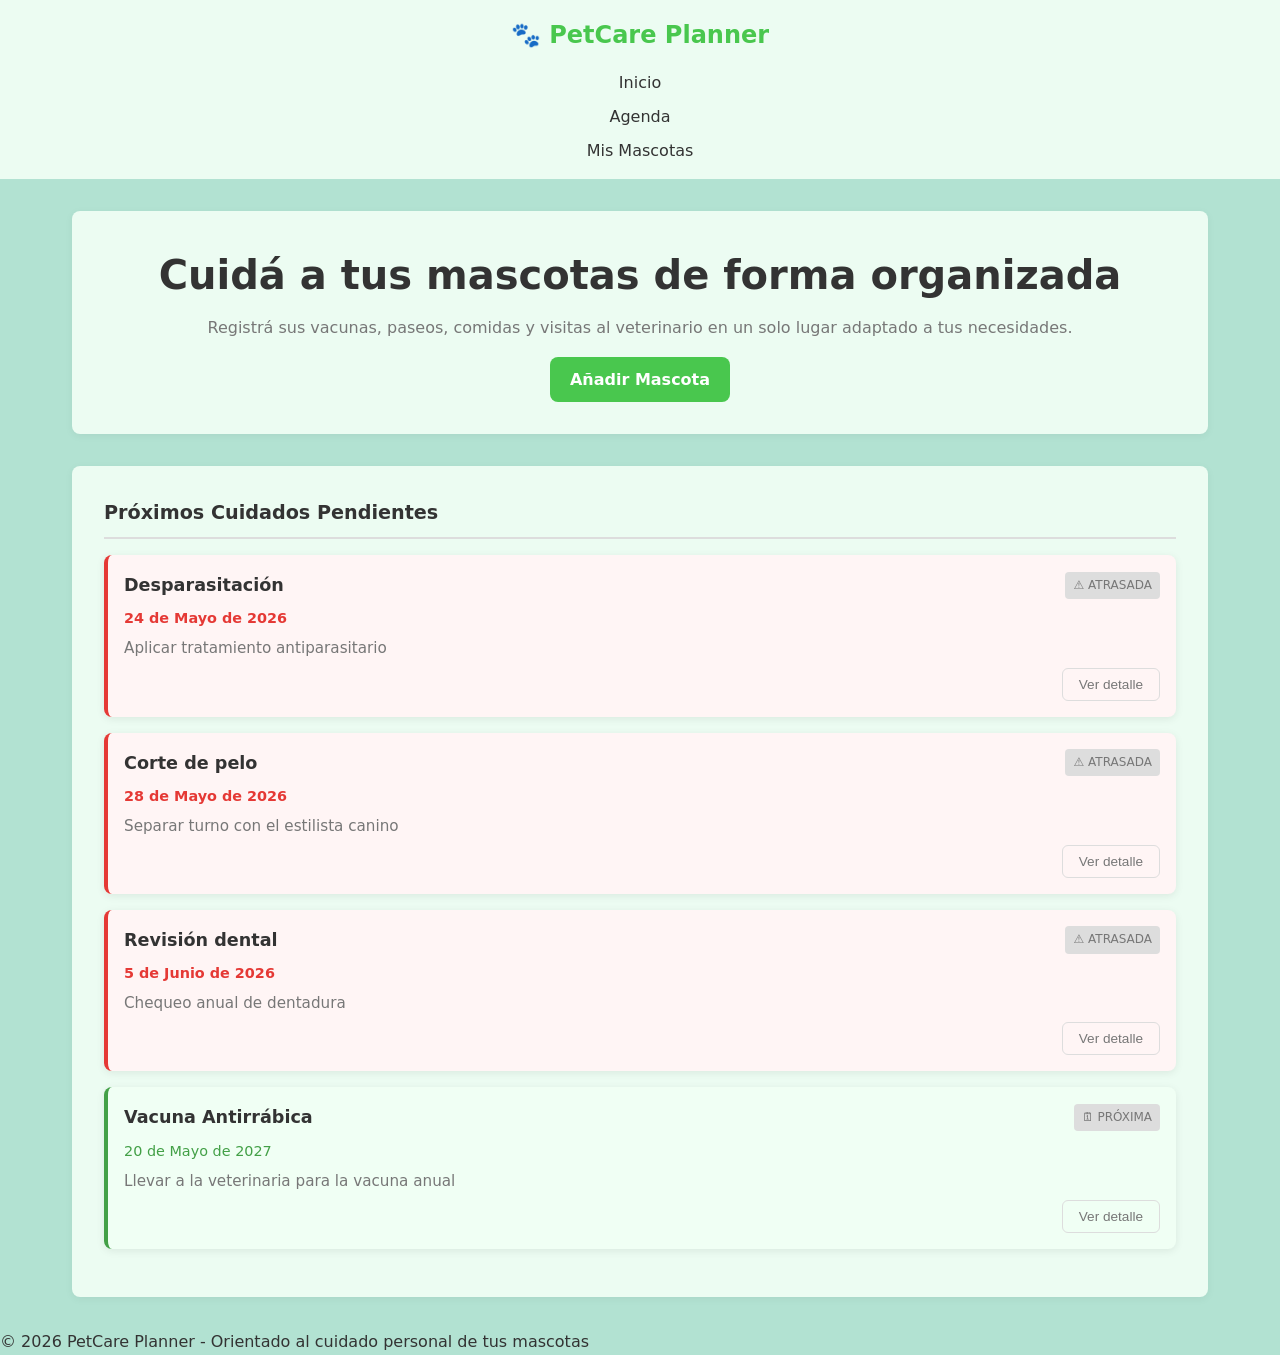
<file: index.html>
<!doctype html>
<html lang="es">
    <head>
        <meta charset="UTF-8" />
        <meta name="viewport" content="width=device-width, initial-scale=1.0" />
        <title>PetCare Planner | Inicio</title>
        <link rel="stylesheet" href="./assets/css/global.css" />
        <link rel="stylesheet" href="./assets/css/index.css" />
    </head>
    <body>
        <header>
            <nav>
                <div class="logo">🐾 PetCare Planner</div>
                <ul>
                    <li><a href="./index.html">Inicio</a></li>
                    <li><a href="./pages/agenda.html">Agenda</a></li>
                    <li><a href="./pages/perfil.html">Mis Mascotas</a></li>
                </ul>
            </nav>
        </header>

        <main>
            <section class="hero">
                <h1>Cuidá a tus mascotas de forma organizada</h1>
                <p>
                    Registrá sus vacunas, paseos, comidas y visitas al
                    veterinario en un solo lugar adaptado a tus necesidades.
                </p>
                <a href="./pages/perfil.html" class="btn-primary"
                    >Añadir Mascota</a
                >
            </section>

            <section class="dashboard-summary">
                <h2>Próximos Cuidados Pendientes</h2>
                <div id="proximas-tareas-container">
                    <p class="empty-state">
                        No hay tareas pendientes por el momento.
                    </p>
                </div>
            </section>
        </main>

        <footer>
            <p>
                &copy; 2026 PetCare Planner - Orientado al cuidado personal de
                tus mascotas
            </p>
        </footer>

        <script src="./assets/js/storage.js" defer></script>
        <script src="./assets/js/index.js" defer></script>
    </body>
</html>
</file>
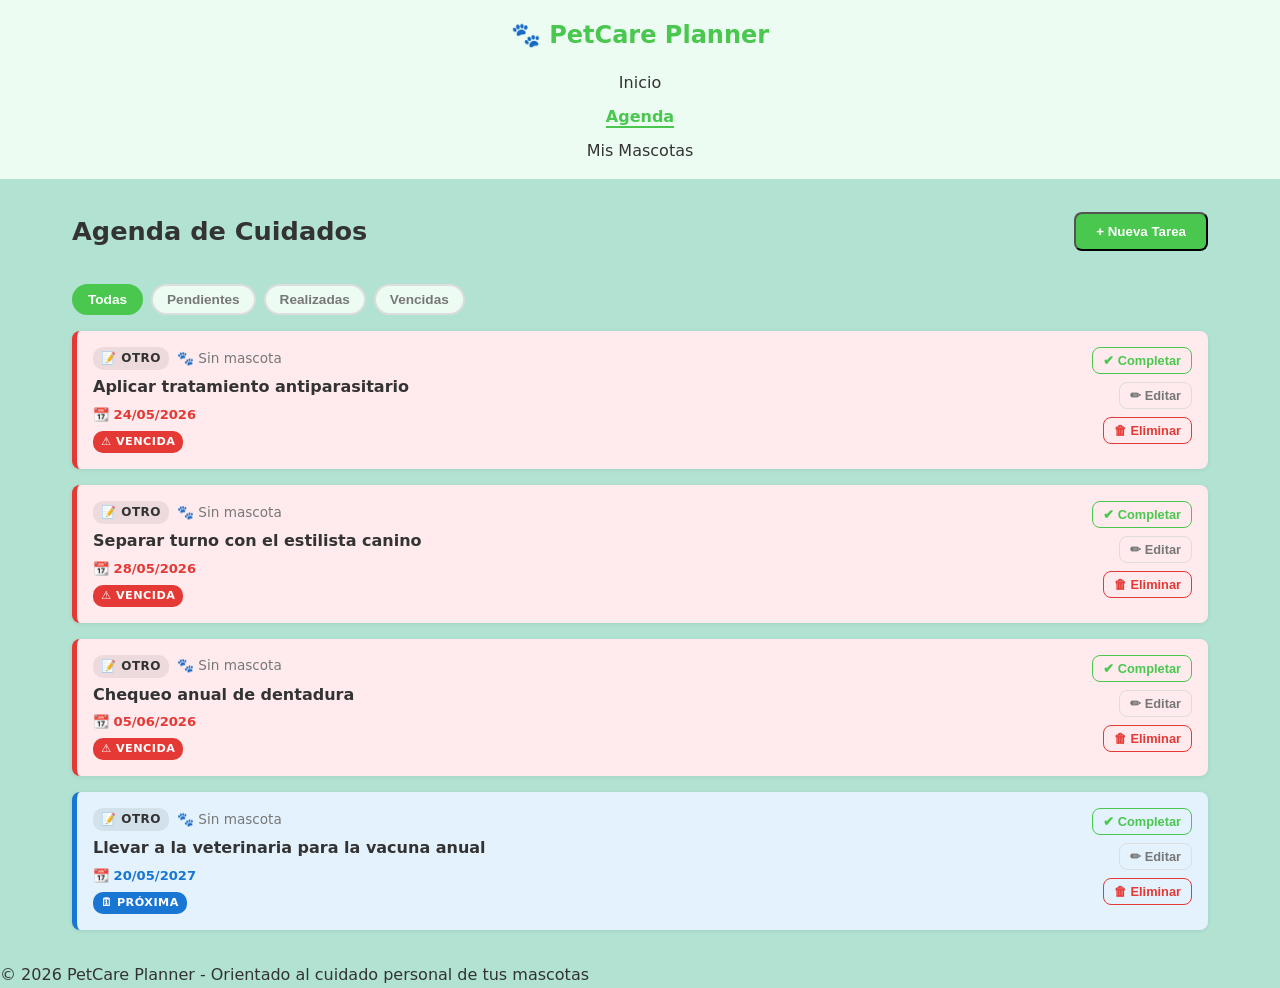
<file: pages/agenda.html>
<!DOCTYPE html>
<html lang="es">
<head>
    <meta charset="UTF-8">
    <meta name="viewport" content="width=device-width, initial-scale=1.0">
    <title>PetCare Planner | Agenda</title>
    <link rel="stylesheet" href="../assets/css/global.css">
    <link rel="stylesheet" href="../assets/css/agenda.css">
    <script src="../assets/js/storage.js" defer></script>
    <script src="../assets/js/agenda.js" defer></script>
</head>
<body>

    <header>
        <nav>
            <div class="logo">🐾 PetCare Planner</div>
            <ul>
                <li><a href="../index.html">Inicio</a></li>
                <li><a href="./agenda.html" class="nav-active">Agenda</a></li>
                <li><a href="./perfil.html">Mis Mascotas</a></li>
            </ul>
        </nav>
    </header>

    <main>
        <section class="agenda-header">
            <h1>Agenda de Cuidados</h1>
            <button class="btn-primary" id="btn-nueva-tarea">+ Nueva Tarea</button>
        </section>

        <section class="filtros">
            <button class="filtro-btn active" data-filtro="todas">Todas</button>
            <button class="filtro-btn" data-filtro="pendiente">Pendientes</button>
            <button class="filtro-btn" data-filtro="realizada">Realizadas</button>
            <button class="filtro-btn" data-filtro="vencida">Vencidas</button>
        </section>

        <section class="tareas-container" id="tareas-container">
            <p class="empty-state" id="empty-msg">No hay tareas registradas todavía.</p>
        </section>
    </main>

    <div class="modal-overlay" id="modal-overlay">
        <div class="modal">
            <div class="modal-header">
                <h2 id="modal-titulo">Nueva Tarea</h2>
                <button class="modal-cerrar" id="btn-cerrar-modal">&times;</button>
            </div>
            <div class="modal-body">
                <input type="hidden" id="tarea-id">

                <label for="tarea-mascota">Mascota</label>
                <select id="tarea-mascota">
                    <option value="">-- Seleccioná una mascota --</option>
                </select>

                <label for="tarea-tipo">Tipo de cuidado</label>
                <select id="tarea-tipo">
                    <option value="vacuna">💉Vacuna</option>
                    <option value="paseo">🦮Paseo</option>
                    <option value="comida">🍖Comida especial</option>
                    <option value="baño">🛁Baño</option>
                    <option value="medicamento">💊Medicamento</option>
                    <option value="veterinario">🏥Visita al veterinario</option>
                    <option value="otro">📝Otro</option>
                </select>

                <label for="tarea-descripcion">Descripción</label>
                <input type="text" id="tarea-descripcion" placeholder="Ej: Vacuna antirrábica anual">

                <label for="tarea-fecha">Fecha</label>
                <input type="date" id="tarea-fecha">

                <div class="modal-footer">
                    <button class="btn-secundario" id="btn-cancelar">Cancelar</button>
                    <button class="btn-primary" id="btn-guardar-tarea">Guardar</button>
                </div>
            </div>
        </div>
    </div>

    <footer>
        <p>&copy; 2026 PetCare Planner - Orientado al cuidado personal de tus mascotas</p>
    </footer>

    <script src="../assets/js/storage.js" defer></script>
    <script src="../assets/js/agenda.js"></script>
</body>
</html>
</file>
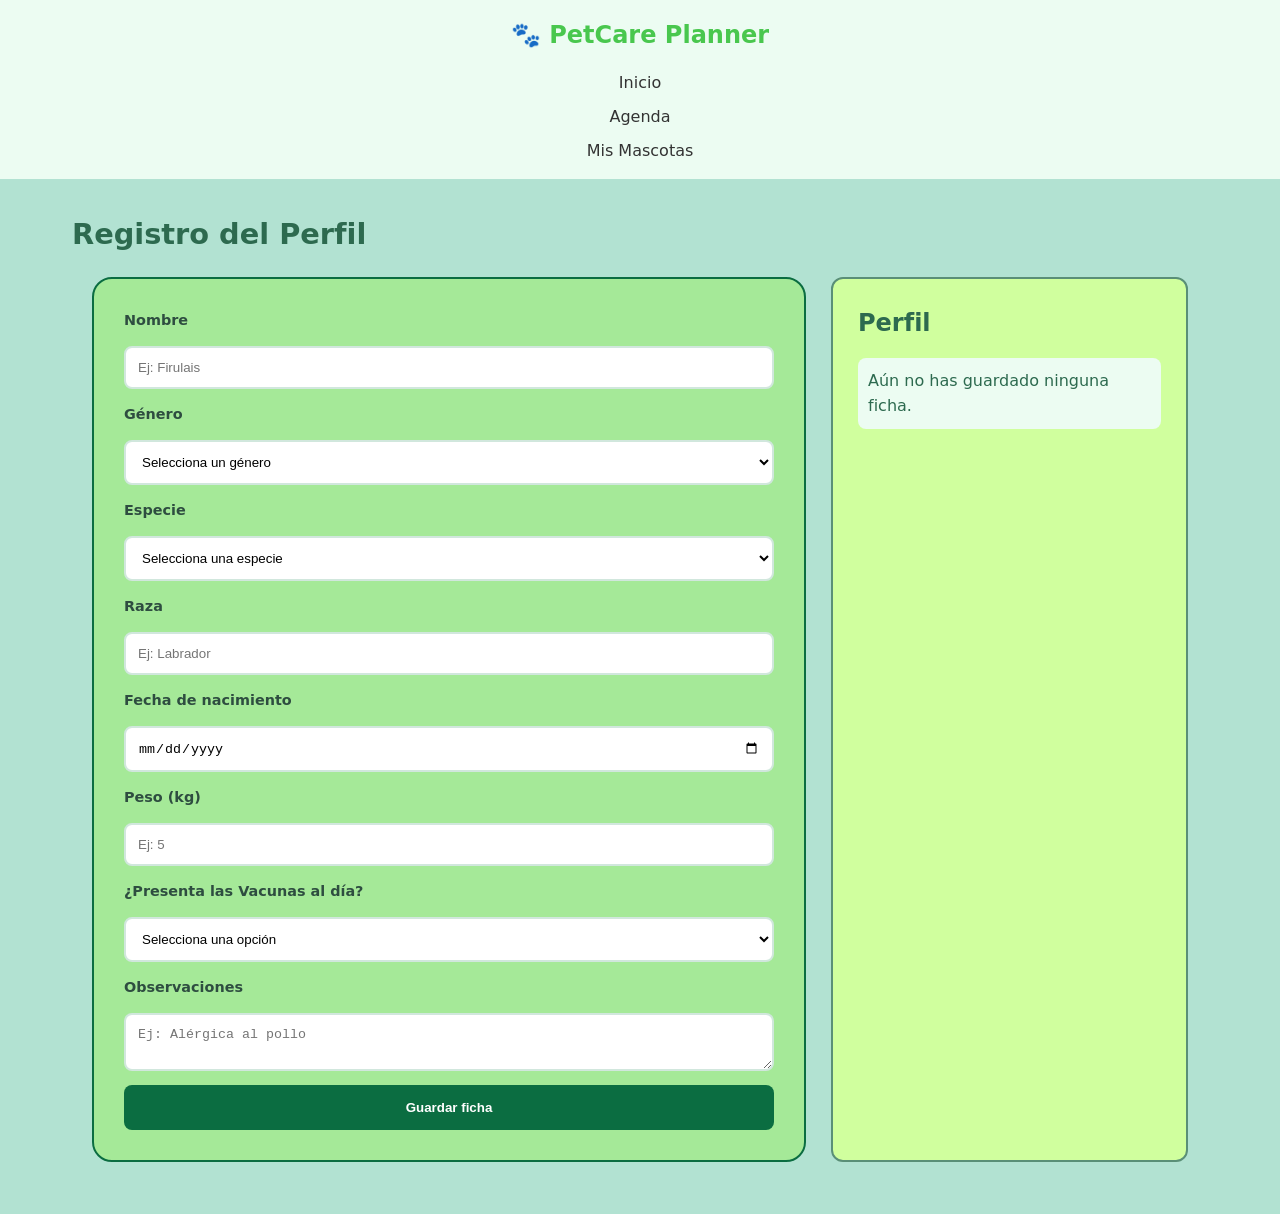
<file: pages/perfil.html>
<!DOCTYPE html>
<html lang="es">
    <head>
        <meta charset="UTF-8">
        <meta name="viewport" content="width=device-width, initial-scale=1.0">
        <title>PetCare Planner | Mis Mascotas</title>
        <link rel="stylesheet" href="../assets/css/global.css">
        <link rel="stylesheet" href="../assets/css/perfil.css">
        <link rel="stylesheet" href="../assets/css/agenda.css">
    </head>
    <body>
        <header>
            <nav>
                <div class="logo">🐾 PetCare Planner</div>
                <ul>
                    <li><a href="../index.html">Inicio</a></li>
                    <li><a href="../pages/agenda.html">Agenda</a></li>
                    <li><a href="../pages/perfil.html">Mis Mascotas</a></li>
                </ul>   
            </nav>
        </header>

        <main>
            <h1>Registro del Perfil</h1>    
            <div class="layout-container">
                
                <form class="form-group" id="pet-form">
                    <label for="full-name">Nombre</label>
                    <input type="text" id="full-name" name="full_name" placeholder="Ej: Firulais" required>

                    <label for="gender">Género</label>
                    <select id="gender" name="gender" class="campo" required>
                        <option value="" disabled selected>Selecciona un género</option>
                        <option value="macho">Macho</option>
                        <option value="hembra">Hembra</option>
                        
                    </select>

                    <label for="species">Especie</label>
                    <select id="species" name="species" class="campo" required>
                        <option value="" disabled selected>Selecciona una especie</option>
                        <option value="perro">Perro</option>
                        <option value="gato">Gato</option>
                        <option value="otro">Otro</option>
                    </select>

                    <label for="race">Raza</label> 
                    <input type="text" id="race" name="race" placeholder="Ej: Labrador" required>

                    <label for="birth-date">Fecha de nacimiento</label>
                    <input type="date" id="birth-date" name="birth_date" class="field" required>

                    <label for="weight">Peso (kg)</label>
                    <input type="number" step="any" id="weight" name="weight" class="field" placeholder="Ej: 5" required>

                    <label for="vaccines">¿Presenta las Vacunas al día?</label>
                    <select id="vaccines" name="vaccines" class="field" required>
                        <option value="" disabled selected>Selecciona una opción</option>
                        <option value="si">Sí</option>
                        <option value="no">No</option>
                    </select>

                    <label for="observations">Observaciones</label>
                    <textarea id="observations" name="observations" placeholder="Ej: Alérgica al pollo"></textarea>

                    <button type="submit" class="btn-primary">Guardar ficha</button>
                </form>

                <section class="container-profile" aria-labelledby="titulo-perfil">
                    <h2>Perfil</h2>
                    <div class="card-mascota" id="profile-content">
                        <p>Aún no has guardado ninguna ficha.</p>
                    </div>
                </section>
            </div>
        </main>

        <script src="../assets/js/storage.js"></script>    
        <script src="../assets/js/perfil.js"></script>
    </body>
</html>
</file>
<file: assets/css/global.css>
/* =========================================
   1. VARIABLES GLOBALES (Design System)
========================================= */
:root {
    /* Paleta de Colores */
    --primary-color: #49c74e; 
    --primary-hover: #abebae;
    --bg-color: #b2e2d2;
    --text-color: #333333;
    --text-muted: #777777;
    --card-bg: #ecfcf2;
    --border-color: #dddddd;

    /* Espaciados y Tamaños */
    --spacing-sm: 8px;
    --spacing-md: 16px;
    --spacing-lg: 32px;
    --border-radius: 8px;
    
    /* Tipografia */
    --font-main: 'Segoe UI', system-ui, -apple-system, sans-serif;
}

/* =========================================
   2. RESET Y ESTILOS BASE
========================================= */
* {
    margin: 0;
    padding: 0;
    box-sizing: border-box;
}

body {
    font-family: var(--font-main);
    background-color: var(--bg-color);
    color: var(--text-color);
    line-height: 1.6;
    display: flex;
    flex-direction: column;
    min-height: 100vh; /* Para que el footer quede abajo */
}

header {
    padding: var(--spacing-md); /* Esto me permite cambiar el fondo del nav*/
    width: 100%;
    background-color:var(--card-bg)

}

a {
    text-decoration: none;
    color: inherit;
}

ul {
    list-style: none;
}

/* Contenedor principal para limitar el ancho en pantallas grandes */
main {
    flex: 1;
    width: 100%;
    max-width: 1200px;
    margin: 0 auto;
    padding: var(--spacing-md);
}

/* =========================================
   3. COMPONENTES GLOBALES (Botones, Inputs)
========================================= */
.btn-primary {
    display: inline-block;
    background-color: var(--primary-color);
    color: white;
    padding: 10px 20px;
    border-radius: var(--border-radius);
    font-weight: bold;
    text-align: center;
    transition: background-color 0.3s ease;
}

.btn-primary:hover {
    background-color: var(--primary-hover);
}

/* =========================================
   4. LAYOUT MOBILE FIRST (Por defecto)
========================================= */


/* =========================================
   5. MEDIA QUERIES (Tablet & Desktop)
========================================= */
@media (min-width: 768px) {
    /* Estilos para pantallas medianas (Tablets) en adelante */
    main {
        padding: var(--spacing-lg);
    }
}

@media (min-width: 1024px) {
    /* Estilos para Desktop */
}
/* =========================================
   7. MODAL CONFIRMACIÓN (Inyectado dinámicamente)
========================================= */
.confirm-modal-overlay {
    position: fixed;
    inset: 0;
    background: rgba(0, 0, 0, 0.5);
    display: none;
    justify-content: center;
    align-items: center;
    z-index: 1000;
}
.confirm-modal-overlay.visible { display: flex; }

.confirm-modal-box {
    background: var(--card-bg);
    border-radius: var(--border-radius);
    padding: var(--spacing-lg);
    max-width: 400px;
    width: 90%;
    text-align: center;
    box-shadow: 0 4px 12px rgba(0, 0, 0, 0.2);
}
.confirm-modal-box h3 {
    color: var(--text-color);
    margin-bottom: var(--spacing-sm);
}
.confirm-modal-box p {
    color: var(--text-muted);
    margin-bottom: var(--spacing-md);
}
.confirm-modal-buttons {
    display: flex;
    gap: var(--spacing-sm);
    justify-content: center;
}
.confirm-modal-buttons button {
    padding: 10px 20px;
    border-radius: var(--border-radius);
    border: none;
    cursor: pointer;
    font-weight: bold;
}
.btn-cancelar-confirm {
    background: var(--border-color);
    color: var(--text-color);
}
.btn-cancelar-confirm:hover {
    background: #c5c5c5;
}
.btn-eliminar-confirm {
    background: #e74c3c;
    color: white;
}
.btn-eliminar-confirm:hover {
    background: #c0392b;
}

nav {
    display: flex;
    flex-direction: column; /* Mobile first: elementos apilados */
    align-items: center;
    gap: var(--spacing-md);
    
}

nav .logo {
    font-size: 1.5rem;
    font-weight: bold;
    color: var(--primary-color);
}

nav ul {
    display: flex;
    flex-direction: column;
    align-items: center;
    gap: var(--spacing-sm);    
    width: 100%;
}

nav ul li a {
    font-weight: 500;
    transition: color 0.3s;
}

nav ul li a:hover {
    color: var(--primary-color);
}
</file>
<file: assets/css/index.css>
/* =========================================
   ESTILOS ESPECÍFICOS: INICIO (Mobile First)
========================================= */
.hero {
    text-align: center;
    background-color: var(--card-bg);
    padding: var(--spacing-lg);
    border-radius: var(--border-radius);
    margin-bottom: var(--spacing-lg);
    box-shadow: 0 2px 8px rgba(0, 0, 0, 0.05);
}

.hero h1 {
    font-size: 1.8rem;
    margin-bottom: var(--spacing-sm);
}

.hero p {
    color: var(--text-muted);
    margin-bottom: var(--spacing-md);
}

.dashboard-summary {
    background-color: var(--card-bg);
    padding: var(--spacing-md);
    border-radius: var(--border-radius);
    box-shadow: 0 2px 8px rgba(0, 0, 0, 0.05);
}

.dashboard-summary h2 {
    font-size: 1.2rem;
    margin-bottom: var(--spacing-md);
    border-bottom: 2px solid var(--border-color);
    padding-bottom: var(--spacing-sm);
}

.empty-state {
    text-align: center;
    color: var(--text-muted);
    font-style: italic;
    padding: var(--spacing-lg) 0;
}

/* =========================================
   MEDIA QUERIES ESPECÍFICAS (Desktop)
========================================= */
@media (min-width: 768px) {
    .hero h1 {
        font-size: 2.5rem;
    }

    .dashboard-summary {
        padding: var(--spacing-lg);
    }
}

/* === Estados de fecha en tarjetas === */
.tarjeta {
    background-color: var(--card-bg);
    border-radius: var(--border-radius);
    padding: var(--spacing-md);
    margin-bottom: var(--spacing-md);
    box-shadow: 0 2px 8px rgba(0, 0, 0, 0.08);
    border-left: 4px solid var(--border-color);
    transition:
        transform 0.2s ease,
        box-shadow 0.2s ease;
}

.tarjeta:hover {
    transform: translateY(-2px);
    box-shadow: 0 4px 16px rgba(0, 0, 0, 0.12);
}

/* Tarea vencida - rojo */
.tarjeta.tarea-vencida {
    border-left-color: #e53935;
    background-color: #fff5f5;
}
.tarjeta.tarea-vencida .tarjeta-fecha {
    color: #e53935;
    font-weight: 600;
}

/* Tarea de hoy - naranja */
.tarjeta.tarea-hoy {
    border-left-color: #fb8c00;
    background-color: #fff8f0;
}
.tarjeta.tarea-hoy .tarjeta-fecha {
    color: #fb8c00;
    font-weight: 700;
}

/* Tarea futura - verde */
.tarjeta.tarea-futura {
    border-left-color: #43a047;
    background-color: #f0fff4;
}
.tarjeta.tarea-futura .tarjeta-fecha {
    color: #43a047;
}

/* Estructura interna de la tarjeta */
.tarjeta-header {
    display: flex;
    justify-content: space-between;
    align-items: center;
    margin-bottom: var(--spacing-sm);
}

.tarjeta-titulo {
    font-size: 1.1rem;
    font-weight: 600;
    color: var(--text-color, #333);
    margin: 0;
}

.tarjeta-estado {
    font-size: 0.75rem;
    text-transform: uppercase;
    color: var(--text-muted);
    background: var(--border-color);
    padding: 4px 8px;
    border-radius: 4px;
}

.tarjeta-body {
    margin-bottom: var(--spacing-sm);
}

.tarjeta-fecha {
    font-size: 0.9rem;
    color: var(--text-muted);
    margin: 0 0 8px 0;
}

.tarjeta-descripcion {
    font-size: 0.95rem;
    color: var(--text-muted);
    margin: 0;
    line-height: 1.4;
}

.tarjeta-footer {
    text-align: right;
}

.btn-ver {
    background: transparent;
    border: 1px solid var(--border-color);
    color: var(--text-muted);
    padding: 8px 16px;
    border-radius: 6px;
    cursor: pointer;
    font-size: 0.85rem;
    transition: all 0.2s ease;
}

.btn-ver:hover {
    background: var(--border-color);
    color: var(--text-color, #333);
}

/* === Modal === */
.modal-overlay {
    position: fixed;
    inset: 0;
    background-color: rgba(0, 0, 0, 0.5);
    display: flex;
    align-items: center;
    justify-content: center;
    opacity: 0;
    visibility: hidden;
    transition:
        opacity 0.3s ease,
        visibility 0.3s ease;
    z-index: 1000;
    padding: var(--spacing-md);
}

.modal-overlay.activo {
    opacity: 1;
    visibility: visible;
}

.modal {
    background-color: var(--card-bg);
    border-radius: var(--border-radius);
    width: 100%;
    max-width: 480px;
    max-height: 90vh;
    overflow-y: auto;
    box-shadow: 0 20px 60px rgba(0, 0, 0, 0.3);
    transform: scale(0.9);
    transition: transform 0.3s ease;
}

.modal-overlay.activo .modal {
    transform: scale(1);
}

.modal-header {
    display: flex;
    justify-content: space-between;
    align-items: center;
    padding: var(--spacing-md) 24px;
    border-bottom: 1px solid var(--border-color);
}

.modal-titulo {
    font-size: 1.2rem;
    font-weight: 600;
    color: var(--text-color, #333);
    margin: 0;
}

.modal-close {
    background: transparent;
    border: none;
    font-size: 1.8rem;
    color: var(--text-muted);
    cursor: pointer;
    line-height: 1;
    padding: 0;
    transition: color 0.2s ease;
}

.modal-close:hover {
    color: var(--text-color, #333);
}

.modal-body {
    padding: var(--spacing-md) 24px;
}

.modal-fecha {
    font-size: 0.9rem;
    font-weight: 600;
    margin: 0 0 8px 0;
}

.modal-descripcion {
    font-size: 0.95rem;
    color: var(--text-muted);
    line-height: 1.6;
    margin: 0;
}

.modal-footer {
    padding: 16px 24px;
    border-top: 1px solid var(--border-color);
    text-align: right;
}

.btn-cerrar {
    background-color: var(--border-color);
    color: var(--text-muted);
    border: none;
    padding: 10px 24px;
    border-radius: 8px;
    font-size: 0.9rem;
    cursor: pointer;
    transition: background-color 0.2s ease;
}

.btn-cerrar:hover {
    background-color: var(--text-muted);
    color: var(--card-bg);
}

/* Colores del modal según estado de fecha */
.modal.tarea-vencida .modal-fecha {
    color: #e53935;
}
.modal.tarea-hoy .modal-fecha {
    color: #fb8c00;
}
.modal.tarea-futura .modal-fecha {
    color: #43a047;
}

/* === Responsive: Mobile (< 480px) === */
@media (max-width: 480px) {
    .modal {
        max-width: 100%;
    }
    .modal-header,
    .modal-body,
    .modal-footer {
        padding-left: 16px;
        padding-right: 16px;
    }
    .modal-titulo {
        font-size: 1.1rem;
    }
}
</file>
<file: assets/css/agenda.css>
:root {
    --color-vencida: #e53935;
    --color-vencida-bg: #ffebee;
    --color-hoy: #f57c00;
    --color-hoy-bg: #fff3e0;
    --color-futura: #1976d2;
    --color-futura-bg: #e3f2fd;
    --color-realizada: #777777;
    --color-realizada-bg: #f5f5f5;
}

.nav-active {
    color: var(--primary-color) ;
    font-weight: 700 ;
    border-bottom: 2px solid var(--primary-color);
}

.agenda-header {
    display: flex;
    justify-content: space-between;
    align-items: center;
    margin-bottom: var(--spacing-lg);
    flex-wrap: wrap;
    gap: var(--spacing-sm);
}

.agenda-header h1 {
    font-size: 1.6rem;
}

.filtros {
    display: flex;
    gap: var(--spacing-sm);
    flex-wrap: wrap;
    margin-bottom: var(--spacing-md);
}

.filtro-btn {
    padding: 6px 14px;
    border: 2px solid var(--border-color);
    border-radius: 20px;
    background: var(--card-bg);
    color: var(--text-muted);
    font-size: 0.85rem;
    font-weight: 600;
    cursor: pointer;
    transition: all 0.2s ease;
}

.filtro-btn:hover {
    border-color: var(--primary-color);
    color: var(--primary-color);
}

.filtro-btn.active {
    background-color: var(--primary-color);
    border-color: var(--primary-color);
    color: white;
}

.tareas-container {
    display: flex;
    flex-direction: column;
    gap: var(--spacing-md);
}

.empty-state {
    color: var(--text-muted);
    text-align: center;
    padding: var(--spacing-lg);
    font-style: italic;
}

.tarea-card {
    background-color: var(--card-bg);
    border-radius: var(--border-radius);
    padding: var(--spacing-md);
    border-left: 5px solid var(--border-color);
    box-shadow: 0 1px 4px rgba(0,0,0,0.08);
    display: flex;
    justify-content: space-between;
    align-items: flex-start;
    gap: var(--spacing-md);
    transition: transform 0.15s ease, box-shadow 0.15s ease;
}

.tarea-card:hover {
    transform: translateY(-2px);
    box-shadow: 0 4px 12px rgba(0,0,0,0.1);
}

.tarea-card.vencida {
    border-left-color: var(--color-vencida);
    background-color: var(--color-vencida-bg);
}

.tarea-card.hoy {
    border-left-color: var(--color-hoy);
    background-color: var(--color-hoy-bg);
}

.tarea-card.futura {
    border-left-color: var(--color-futura);
    background-color: var(--color-futura-bg);
}

.tarea-card.realizada {
    border-left-color: var(--color-realizada);
    background-color: var(--color-realizada-bg);
    opacity: 0.75;
}

.tarea-info {
    flex: 1;
}

.tarea-meta {
    display: flex;
    align-items: center;
    gap: var(--spacing-sm);
    flex-wrap: wrap;
    margin-bottom: 4px;
}

.tarea-tipo-badge {
    font-size: 0.75rem;
    font-weight: 700;
    padding: 2px 8px;
    border-radius: 10px;
    background-color: rgba(0,0,0,0.07);
    text-transform: uppercase;
    letter-spacing: 0.5px;
}

.tarea-mascota-nombre {
    font-size: 0.85rem;
    color: var(--text-muted);
}

.tarea-descripcion {
    font-size: 1rem;
    font-weight: 600;
    margin-bottom: 4px;
}

.tarea-descripcion.tachada {
    text-decoration: line-through;
    color: var(--text-muted);
}

.tarea-fecha {
    font-size: 0.82rem;
    font-weight: 600;
    display: flex;
    align-items: center;
    gap: 4px;
}

.tarea-card.vencida .tarea-fecha   { color: var(--color-vencida); }
.tarea-card.hoy     .tarea-fecha   { color: var(--color-hoy); }
.tarea-card.futura  .tarea-fecha   { color: var(--color-futura); }
.tarea-card.realizada .tarea-fecha { color: var(--color-realizada); }

.estado-tag {
    display: inline-block;
    font-size: 0.7rem;
    font-weight: 700;
    padding: 2px 8px;
    border-radius: 10px;
    margin-top: 6px;
    text-transform: uppercase;
    letter-spacing: 0.5px;
}

.tarea-card.vencida  .estado-tag { background: var(--color-vencida);  color: white; }
.tarea-card.hoy      .estado-tag { background: var(--color-hoy);      color: white; }
.tarea-card.futura   .estado-tag { background: var(--color-futura);   color: white; }
.tarea-card.realizada .estado-tag { background: #9e9e9e; color: white; }

.tarea-acciones {
    display: flex;
    flex-direction: column;
    gap: var(--spacing-sm);
    align-items: flex-end;
    flex-shrink: 0;
}

.btn-icono {
    background: none;
    border: 1px solid var(--border-color);
    border-radius: var(--border-radius);
    padding: 5px 10px;
    cursor: pointer;
    font-size: 0.8rem;
    font-weight: 600;
    color: var(--text-muted);
    transition: all 0.2s ease;
    white-space: nowrap;
}

.btn-icono:hover {
    background-color: var(--bg-color);
    border-color: var(--text-muted);
    color: var(--text-color);
}

.btn-completar {
    border-color: var(--primary-color);
    color: var(--primary-color);
}

.btn-completar:hover {
    background-color: var(--primary-color);
    color: white;
}

.btn-deshacer {
    border-color: var(--text-muted);
}

.btn-eliminar {
    border-color: var(--color-vencida);
    color: var(--color-vencida);
}

.btn-eliminar:hover {
    background-color: var(--color-vencida);
    color: white;
}

.modal-overlay {
    display: none;
    position: fixed;
    inset: 0;
    background-color: rgba(0, 0, 0, 0.5);
    z-index: 1000;
    justify-content: center;
    align-items: center;
    padding: var(--spacing-md);
}

.modal-overlay.visible {
    display: flex;
}

.modal {
    background: var(--card-bg);
    border-radius: var(--border-radius);
    width: 100%;
    max-width: 480px;
    box-shadow: 0 8px 30px rgba(0,0,0,0.2);
    animation: slideDown 0.2s ease;
}

@keyframes slideDown {
    from { opacity: 0; transform: translateY(-20px); }
    to   { opacity: 1; transform: translateY(0); }
}

.modal-header {
    display: flex;
    justify-content: space-between;
    align-items: center;
    padding: var(--spacing-md) var(--spacing-md) 0;
}

.modal-header h2 {
    font-size: 1.2rem;
}

.modal-cerrar {
    background: none;
    border: none;
    font-size: 1.5rem;
    cursor: pointer;
    color: var(--text-muted);
    line-height: 1;
}

.modal-cerrar:hover {
    color: var(--text-color);
}

.modal-body {
    padding: var(--spacing-md);
    display: flex;
    flex-direction: column;
    gap: var(--spacing-sm);
}

.modal-body label {
    font-size: 0.85rem;
    font-weight: 600;
    color: var(--text-muted);
    margin-top: 4px;
}

.modal-body input,
.modal-body select {
    width: 100%;
    padding: 9px 12px;
    border: 1px solid var(--border-color);
    border-radius: var(--border-radius);
    font-family: var(--font-main);
    font-size: 0.95rem;
    background: var(--bg-color);
    color: var(--text-color);
    transition: border-color 0.2s ease;
}

.modal-body input:focus,
.modal-body select:focus {
    outline: none;
    border-color: var(--primary-color);
}

.modal-footer {
    display: flex;
    justify-content: flex-end;
    gap: var(--spacing-sm);
    margin-top: var(--spacing-sm);
}

.btn-secundario {
    padding: 10px 20px;
    border-radius: var(--border-radius);
    border: 1px solid var(--border-color);
    background: none;
    font-weight: bold;
    cursor: pointer;
    color: var(--text-muted);
    transition: background-color 0.2s ease;
}

.btn-secundario:hover {
    background-color: var(--bg-color);
}
</file>
<file: assets/css/perfil.css>
/* Layout general con grid para organizar el formulario y la seccion del perfil */
.layout-container {
    display: grid;
    /* Ajustado: 2 columnas en total (2 partes para el form, 1 para el perfil) */
    grid-template-columns: 2fr 1fr; 
    gap: 25px;
    margin: 20px auto;
    max-width: 1200px; /* Para que no se estire demasiado */
    padding: 0 20px;
}

/* Adaptación para pantallas pequeñas (móviles): Todo a una sola columna */
@media (max-width: 768px) {    
    .layout-container {
        grid-template-columns: 1fr;
    }
}

/* El formulario ocupa 1 columna (pero es más ancho por el 2fr de arriba) */
.form-group {
    grid-column: span 1; 
    background-color: #a5e998;
    padding: 30px;
    border-radius: 20px;
    border: 2px solid #0b6d41;
    display: flex;
    flex-direction: column;
    gap: 14px;
}

/* Estilos de título */
h1 {
    color: #2d6a4f;
    margin-bottom: 20px;
    font-size: 1.8rem;
    text-align: start;
}

label {
    font-weight: 700;
    color: #2e4d40;
    font-size: 0.9rem;
}

.campo, .field, input, select, textarea {
    width: 100%;
    padding: 12px;
    border: 2px solid #d1e7dd;
    border-radius: 8px;
    background-color: white;
    transition: all 0.3s ease;
    outline: none;
    box-sizing: border-box;
}

.campo:hover, .field:hover, input:hover, select:hover, textarea:hover, .container-profile:hover {
    border-color:#728315;
}

.campo:focus, .field:focus, input:focus, select:focus, textarea:focus {
    border-color: #40916c;
    box-shadow: 0 0 8px #427a61;
}

.btn-primary {
    background-color: #0b6d41;
    color: white;
    padding: 15px;
    border: none;
    border-radius: 8px;
    font-weight: bold;
    cursor: pointer;
    transition: background-color 0.3s ease;
}
.btn-primary:hover {
    background-color: #5caf8a;
}

/* Sección Perfil (Columna derecha) */
.container-profile {
    grid-column: span 1;
    background: #d0ff9e;
    color: #2d6a4f;
    padding: 25px;
    padding-bottom: 10px;
    border-radius: 12px;
    border: 2px solid #5a8f77;
}

/* Aseguré que el H2 se vea bien dentro de su caja */
.container-profile h2 {
    color: #2d6a4f;
    margin-top: 0;
    margin-bottom: 15px;
}

#profile-content {
    display: flex;
    flex-direction: column;
    gap: var(--spacing-md);
} 

#profile-content p { 
    background: var(--card-bg);
    border-radius: 8px; 
    padding: 10px;
    
}

.card-mascota-individual:hover {
    background-color: #f0fff4;    
    border: 1px solid #40916c;   
    transform: translateY(-5px); 
    box-shadow: 0 6px 12px #00000026; 
}


.card-mascota-individual {
    background: var(--card-bg);
    border-radius: var(--border-radius);
    padding: var(--spacing-md);
    box-shadow: 0 2px 4px #0000001a;
}

.card-mascota-individual:last-child {
    margin-bottom: 0;
}

.card-mascota-header {
    display: flex;
    justify-content: space-between;
    align-items: center;
    margin-bottom: var(--spacing-sm);
}

.card-mascota-header h3 {
    margin: 0;
}

.card-mascota-individual p {
    margin: 4px 0;
}
</file>
